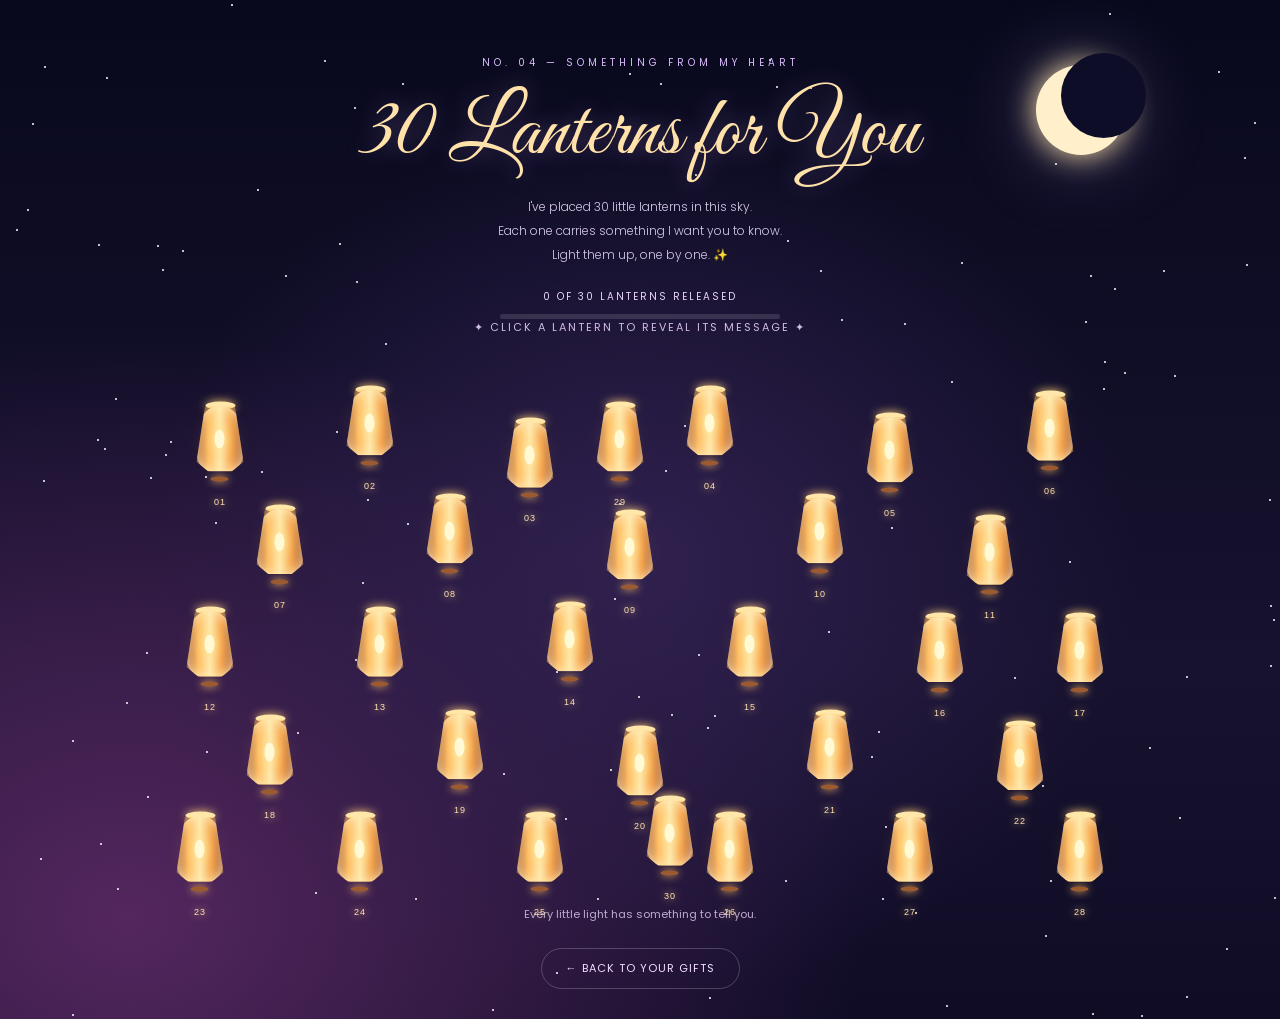
<file: laterns.html>
<!DOCTYPE html>
<html lang="en">
    <head>
        <meta charset="UTF-8">
        <meta name="viewport" content="width=device-width, initial-scale=1.0">
        <title>30 Lanterns for You 🏮</title>

        <link
            href="https://fonts.googleapis.com/css2?family=Great+Vibes&family=Poppins:wght@300;400;500;600&display=swap"
            rel="stylesheet">
        <link rel="stylesheet" href="./css/laterns.css">
    </head>

    <body>

        <div class="sky">

            <div id="backgroundStars"></div>

            <div class="moon"></div>
            <div class="cloud one">☁</div>
            <div class="cloud two">☁</div>

            <header>

                <div class="eyebrow">NO. 04 — SOMETHING FROM MY HEART</div>

                <h1>30 Lanterns for You</h1>

                <p class="subtitle">
                    I've placed 30 little lanterns in this sky.<br>
                    Each one carries something I want you to know.<br>
                    Light them up, one by one. ✨
                </p>

                <div class="progress">

                    <div class="progress-text" id="progressText">
                        0 OF 30 LANTERNS RELEASED
                    </div>

                    <div class="progress-bar">
                        <div class="progress-fill" id="progressFill"></div>
                    </div>

                </div>

            </header>

            <div class="instruction">
                ✦ CLICK A LANTERN TO REVEAL ITS MESSAGE ✦
            </div>

            <div class="lantern-area" id="lanternArea"></div>

            <div class="bottom-note" id="bottomNote">
                Every little light has something to tell you.
            </div>

            <a href="gifts.html" class="back-button">
                ← BACK TO YOUR GIFTS
            </a>

        </div>

        <!-- MESSAGE POPUP -->

        <div class="modal" id="messageModal" onclick="closeOutside(event)">

            <div class="message-card">

                <button class="close" onclick="closeMessage()">×</button>

                <div class="message-icon">🏮</div>

                <div class="message-number" id="messageNumber">
                    LANTERN NO. 01
                </div>

                <h2 id="messageTitle">A Little Wish</h2>

                <p id="messageText"></p>

                <button class="close-message" onclick="closeMessage()">
                    RELEASE MY LANTERN ✨
                </button>

            </div>

        </div>

        <!-- FINAL REVEAL -->

        <div class="final-screen" id="finalScreen">

            <div class="final-lanterns">
                <div class="final-lantern"></div>
                <div class="final-lantern"></div>
                <div class="final-lantern"></div>
                <div class="final-lantern"></div>
                <div class="final-lantern"></div>
            </div>

            <h2>May Your Light Never Fade</h2>

            <p>
                Thirty little lanterns, each carrying a wish for you.

                <br><br>

                I hope your life is always as bright as this sky.
                May you find happiness in unexpected places,
                courage in difficult moments, and love in every chapter.

                <br><br>

                And whenever you look up at the night sky,
                remember that somewhere, someone is wishing
                the most beautiful things for you.

                <br><br>

                Happy Birthday. ❤️
            </p>

            <button onclick="closeFinal()">
                RETURN TO THE LANTERNS
            </button>

        </div>

        <script src="./script/laterns.js"></script>
    </body>
</html>
</file>
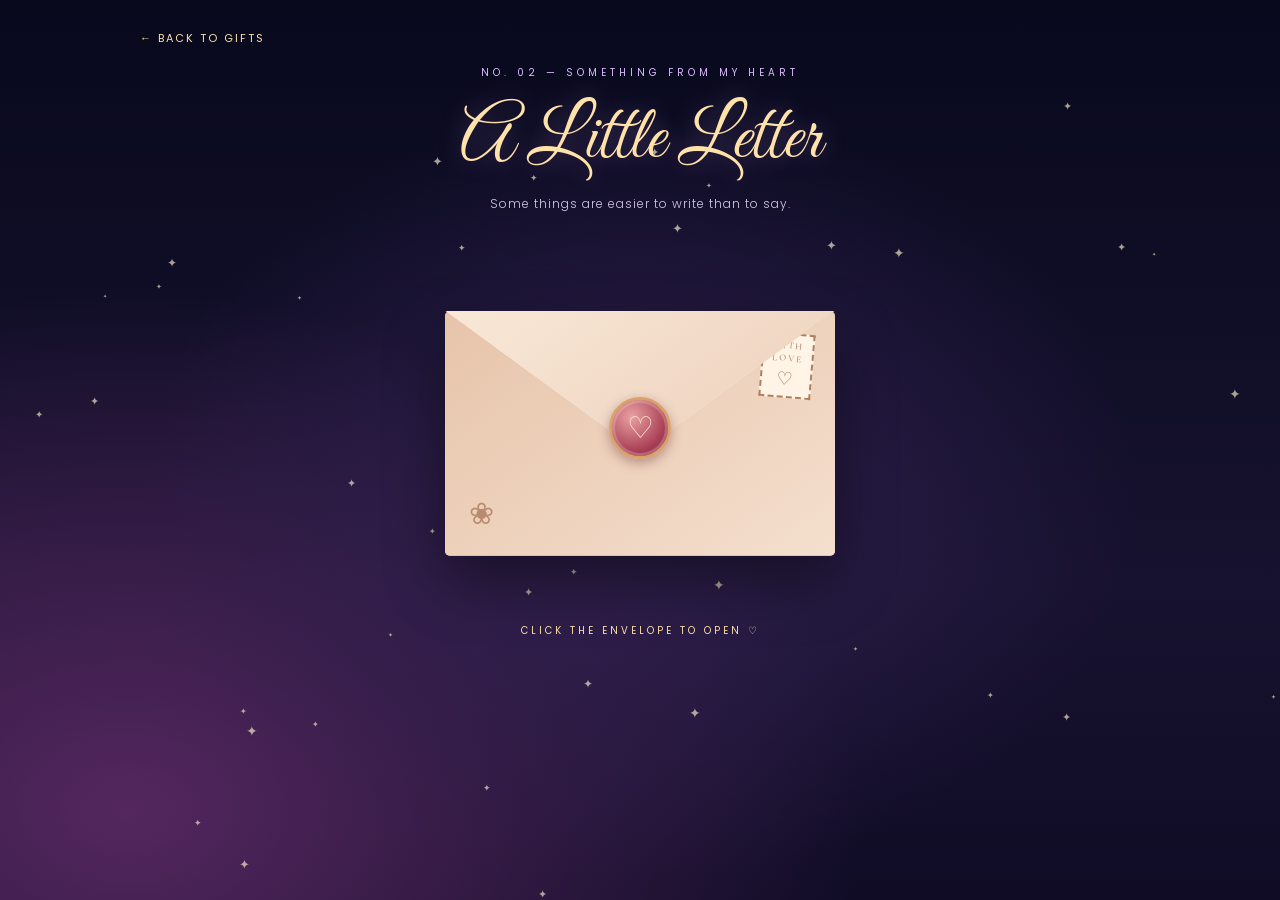
<file: letters.html>
<!DOCTYPE html>
<html lang="en">
    <head>
        <meta charset="UTF-8">
        <meta name="viewport" content="width=device-width, initial-scale=1.0">
        <title>A Little Letter ♡</title>

        <link
            href="https://fonts.googleapis.com/css2?family=Great+Vibes&family=Poppins:wght@300;400;500;600&family=Cormorant+Garamond:ital,wght@0,400;0,500;1,400&display=swap"
            rel="stylesheet">
        <link rel="stylesheet" href="./css/letter.css">
    </head>

    <body>

        <div class="stars" id="stars"></div>

        <main class="page">

            <a href="gifts.html" class="back-link">
                ← BACK TO GIFTS
            </a>

            <div class="eyebrow">
                NO. 02 — SOMETHING FROM MY HEART
            </div>

            <h1>A Little Letter</h1>

            <p class="subtitle">
                Some things are easier to write than to say.
            </p>

            <!-- =========================
             ENVELOPE
        ========================== -->

            <div class="envelope-area" id="envelopeArea">

                <div class="envelope" id="envelope" onclick="openLetter()">

                    <!-- Paper tucked inside envelope -->

                    <div class="letter-inside">

                        <div class="inside-paper-label">
                            A LITTLE NOTE
                        </div>

                        <span class="inside-heart">♡</span>

                        <div class="inside-paper-line"></div>

                    </div>

                    <!-- Back of envelope -->

                    <div class="envelope-base">

                        <div class="envelope-border"></div>

                    </div>

                    <!-- Front pocket -->

                    <div class="envelope-pocket"></div>

                    <!-- Stamp -->

                    <div class="envelope-stamp">
                        <span>WITH</span>
                        <span>LOVE</span>
                        <span>♡</span>
                    </div>

                    <!-- Flower decoration -->

                    <div class="envelope-flower">
                        ❀
                    </div>

                    <!-- Opening flap -->

                    <div class="envelope-flap"></div>

                    <!-- Wax seal -->

                    <div class="seal">
                        <span>♡</span>
                    </div>

                </div>

            </div>

            <p class="click-hint" id="clickHint">
                CLICK THE ENVELOPE TO OPEN ♡
            </p>

            <!-- =========================
             FULL LETTER CONTENT
        ========================== -->

            <div class="letter-container" id="letterContainer">

                <div class="paper">

                    <div class="letter-label">
                        A LETTER WRITTEN JUST FOR YOU
                    </div>

                    <h2 class="letter-heading">
                        To My Favorite Person,
                    </h2>

                    <div class="letter-message">

                        I honestly don't even know where to begin. There are so
                        many things I want to say, so many thoughts I want to
                        put into words, and somehow I still feel like no letter
                        could ever be enough to express everything.

                        But since it's your birthday, I wanted to do something a
                        little different. Something you could come back to
                        whenever you want. Something that isn't just another
                        birthday wish that gets read once and forgotten. I
                        wanted to write something that you could keep.

                        First of all, happy birthday. ❤️

                        I hope today reminds you of just how special you are. I
                        hope you smile a little more, laugh a little louder, and
                        feel surrounded by all the happiness you deserve. You
                        deserve beautiful things, not just today but every
                        single day.

                        You know, sometimes it's funny how certain people become
                        such an important part of our lives. It isn't always one
                        huge moment or some extraordinary event. Sometimes it's
                        the little conversations, random laughs, silly jokes,
                        unexpected moments, and even the simplest things that
                        slowly become memories we never want to lose.

                        And I think that's what makes everything so special.

                        I appreciate you more than I probably manage to express.
                        I appreciate the little things about you, the way you
                        make ordinary moments feel different, and the happiness
                        that comes from simply having you around.

                        I hope you never feel like you have to be perfect. You
                        don't have to have everything figured out. You don't
                        have to be happy every second. You can have bad days,
                        make mistakes, feel confused, or simply need some time
                        for yourself. I hope you always remember that you are
                        enough exactly as you are.

                        I wish I could somehow show you how I see you, because
                        maybe then you'd understand just how wonderful you are.
                        I wish you could see all the little things that make you
                        special, even the things you might not notice about
                        yourself.

                        And I hope life is gentle with you.

                        I hope you get the opportunities you've been waiting
                        for. I hope your dreams slowly turn into reality. I hope
                        you meet people who genuinely appreciate you, experience
                        places that take your breath away, and collect moments
                        that make you grateful to be alive.

                        Whenever life gets difficult, I hope you remember how
                        far you've already come. Don't ever underestimate
                        yourself. You have so much ahead of you, and I genuinely
                        hope this next chapter brings you everything your heart
                        has been wishing for.

                        I also hope we get to make many more memories together.
                        More random pictures, more conversations that go on
                        longer than expected, more laughter over things nobody
                        else would understand, more little adventures, and more
                        moments that we'll look back at someday with the biggest
                        smiles.

                        Maybe years from now, we'll come across these pictures
                        and laugh about how everything used to be. Maybe we'll
                        remember little details that seem unimportant today but
                        somehow stayed with us. And I hope we'll be happy that
                        we got to experience all of it.

                        If there's one thing I want you to take away from this
                        letter, it's that you matter. Your happiness matters.
                        Your dreams matter. Your feelings matter. And you
                        deserve to be celebrated, appreciated, and loved in all
                        the ways that make you feel special.

                        So here's to another year of you. Another year of
                        growing, learning, laughing, discovering new things, and
                        becoming an even more amazing version of yourself.

                        I hope this birthday is only the beginning of a year
                        filled with beautiful surprises. I hope you have
                        countless reasons to smile, and I hope that whenever you
                        look back at this particular birthday, you remember how
                        special it was.

                        Thank you for being you.

                        And thank you for being a part of my story.

                        Happy birthday once again. I hope you never forget how
                        special you are to me.

                    </div>

                    <div class="letter-signature">
                        With all my love ♡
                    </div>

                </div>

                <div class="letter-footer">
                    WRITTEN WITH LOVE · MADE JUST FOR YOU
                </div>

                <a href="gifts.html" class="return-button">
                    BACK TO THE GIFTS ↗
                </a>

            </div>

        </main>

        <script src="./script/letter.js"></script>
    </body>
</html>
</file>
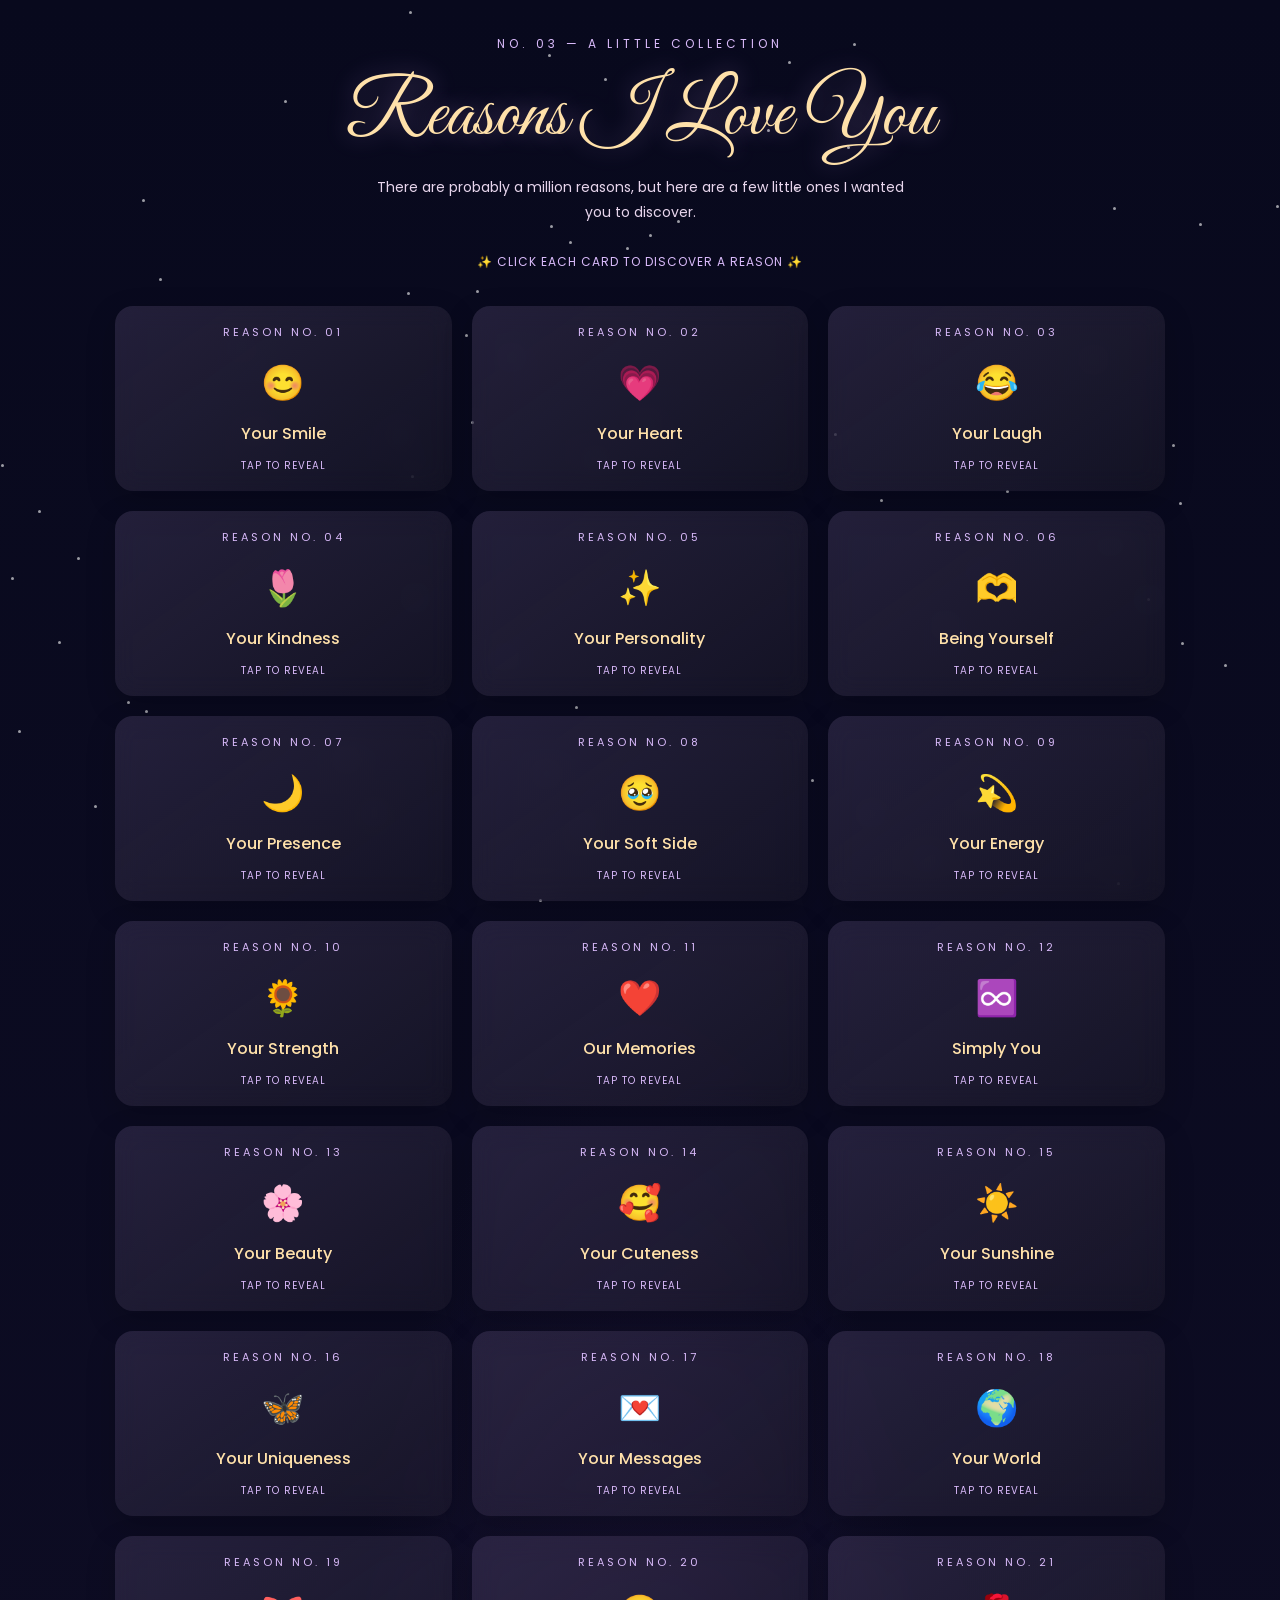
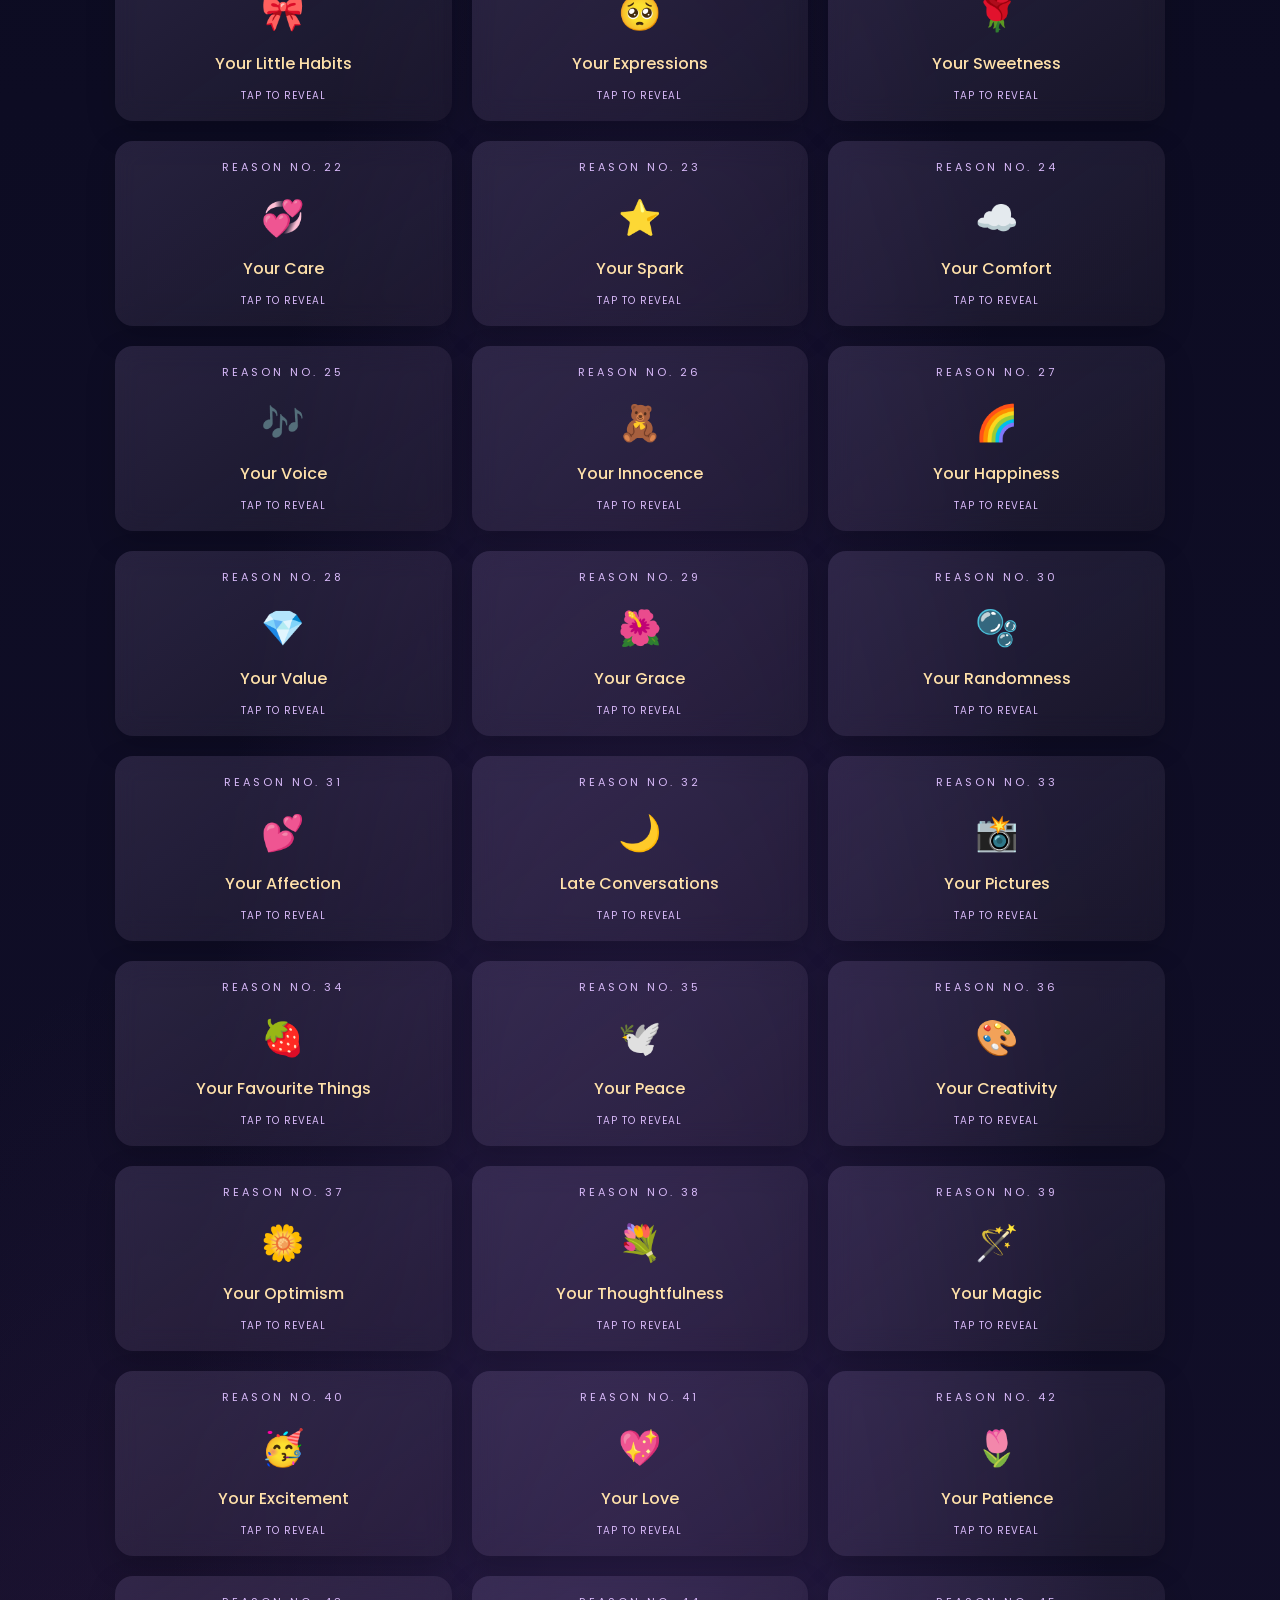
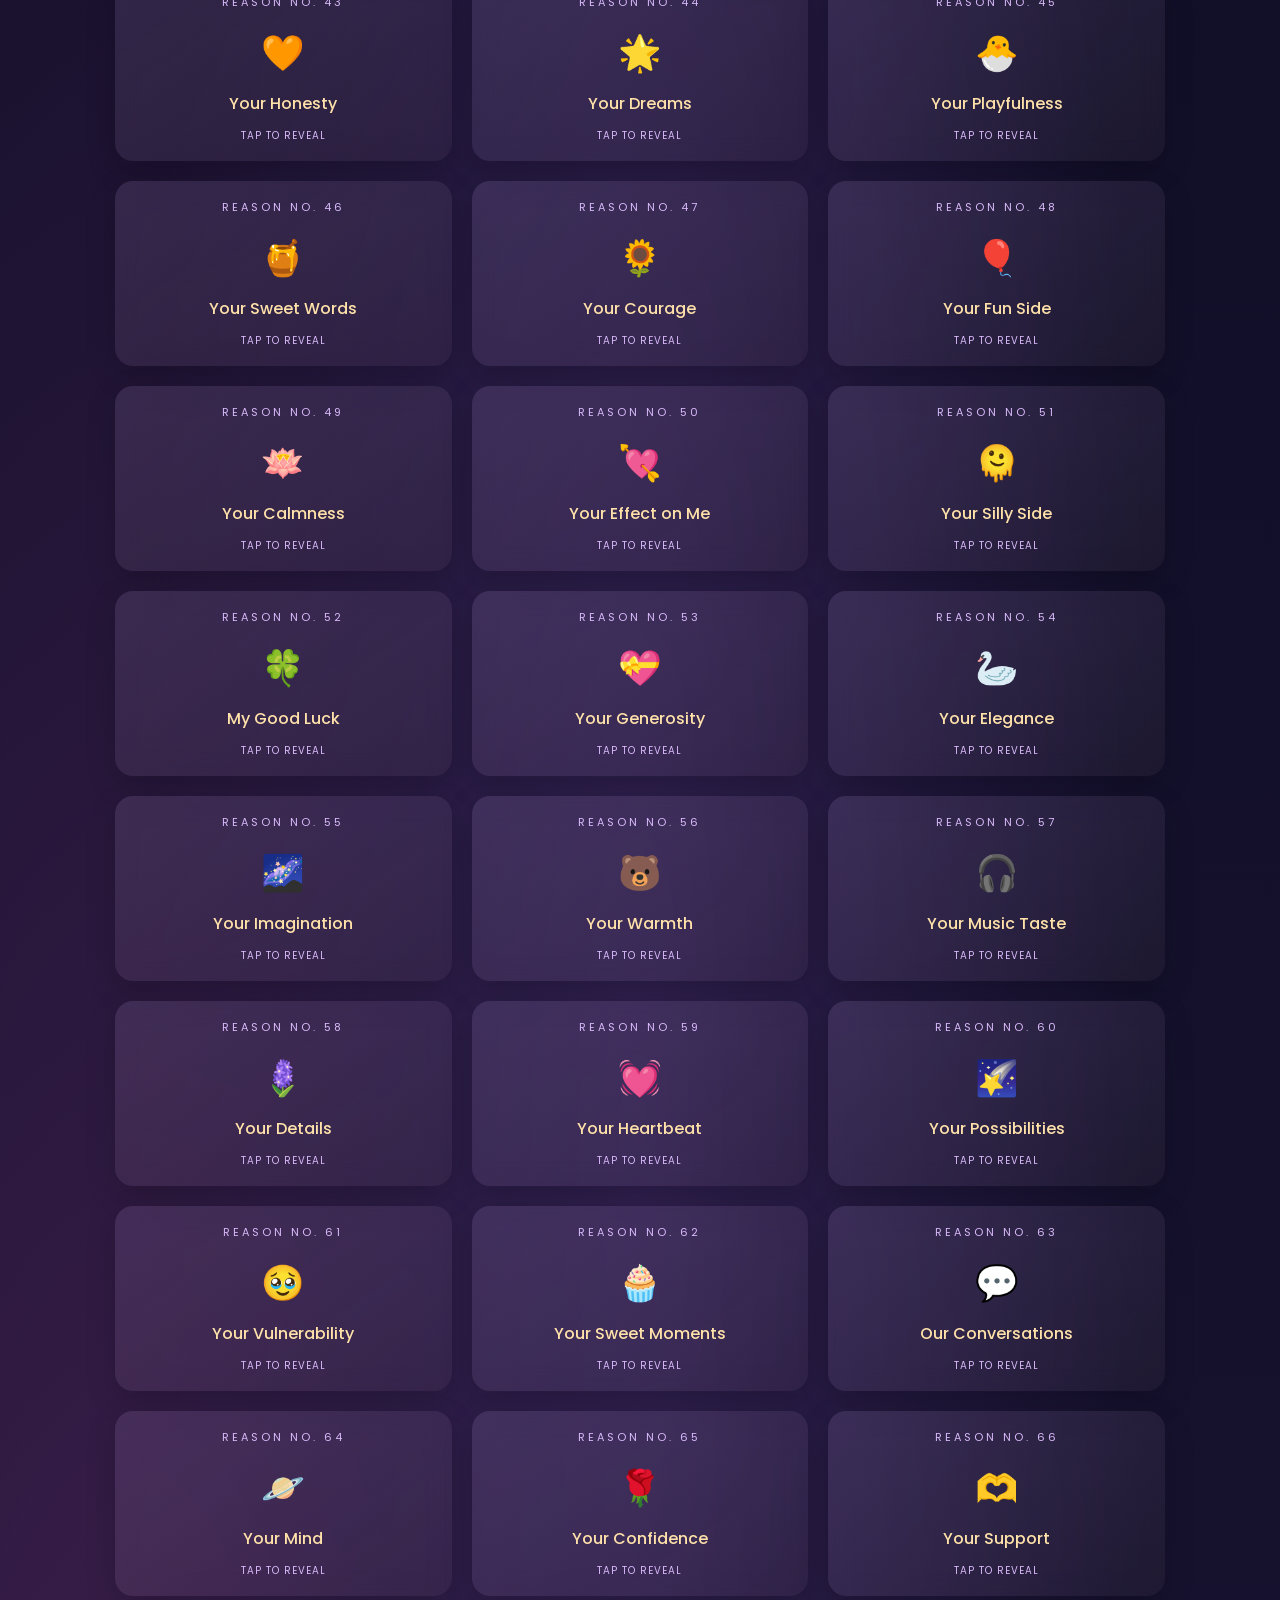
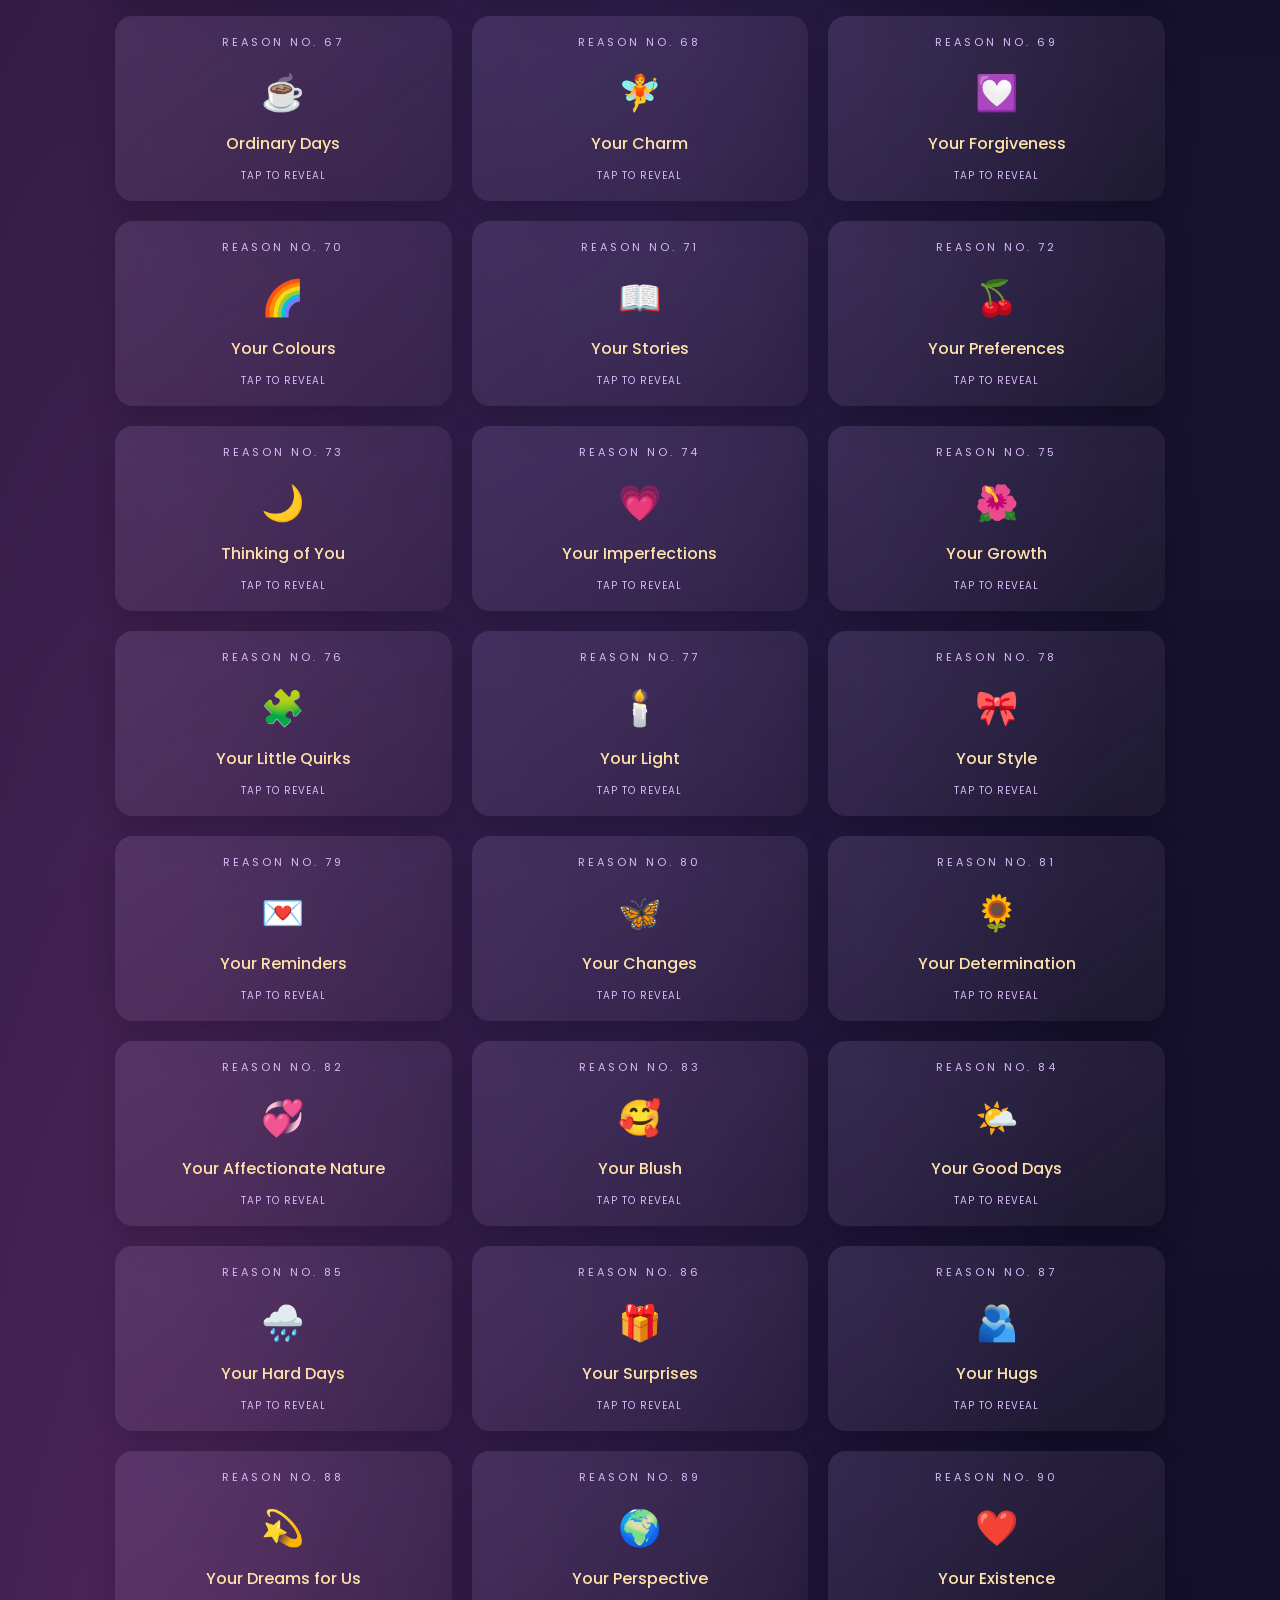
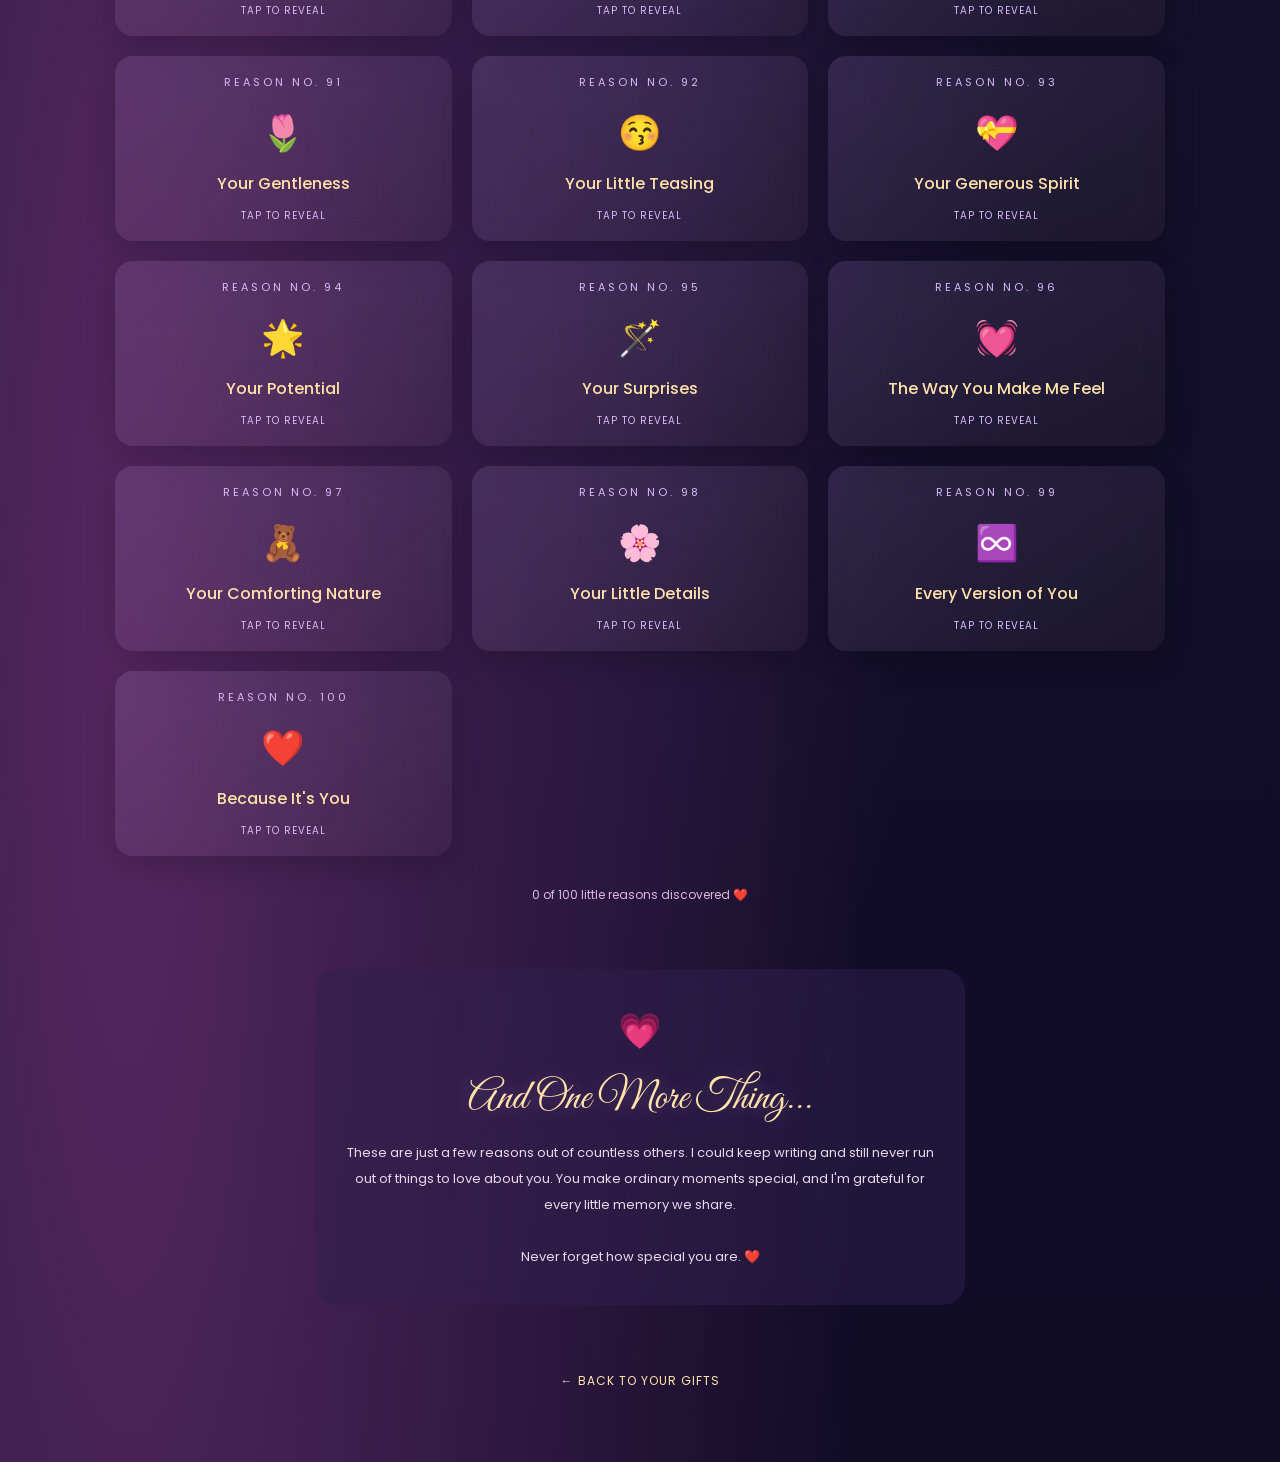
<file: reasons.html>
<!DOCTYPE html>
<html lang="en">
    <head>
        <meta charset="UTF-8">
        <meta name="viewport" content="width=device-width, initial-scale=1.0">
        <title>Reasons I Love You ❤️</title>

        <link
            href="https://fonts.googleapis.com/css2?family=Great+Vibes&family=Poppins:wght@300;400;500;600&display=swap"
            rel="stylesheet">
        <link rel="stylesheet" href="./css/reasons.css">
    </head>

    <body>

        <div class="stars" id="stars"></div>

        <main class="page">

            <div class="eyebrow">NO. 03 — A LITTLE COLLECTION</div>

            <h1>Reasons I Love You</h1>

            <p class="subtitle">
                There are probably a million reasons, but here are a few
                little ones I wanted you to discover.
            </p>

            <p class="instruction">
                ✨ CLICK EACH CARD TO DISCOVER A REASON ✨
            </p>

            <div class="reason-grid" id="reasonGrid"></div>

            <div class="progress" id="progress">
                0 of 100 little reasons discovered ❤️
            </div>

            <section class="final-message">
                <div class="heart">💗</div>
                <h2>And One More Thing...</h2>
                <p>
                    These are just a few reasons out of countless others.
                    I could keep writing and still never run out of things
                    to love about you. You make ordinary moments special,
                    and I'm grateful for every little memory we share.
                    <br><br>
                    Never forget how special you are. ❤️
                </p>
            </section>

            <a href="gifts.html" class="back-button">
                ← BACK TO YOUR GIFTS
            </a>

        </main>

        <script src="./script/reasons.js"></script>
    </body>
</html>
</file>
<file: css/laterns.css>
* {
    margin: 0;
    padding: 0;
    box-sizing: border-box;
}

body {
    min-height: 100vh;
    background: #09091e;
    color: white;
    font-family: 'Poppins', sans-serif;
    overflow-x: hidden;
}

.sky {
    position: relative;
    min-height: 100vh;
    overflow: hidden;
    background:
        radial-gradient(ellipse at 50% 55%, #30204f 0%, transparent 55%),
        radial-gradient(ellipse at 10% 90%, #54275f 0%, transparent 45%),
        linear-gradient(180deg, #08091d, #17122f 65%, #100c26);
    isolation: isolate;
}

#backgroundStars {
    position: absolute;
    inset: 0;
    z-index: -1;
    pointer-events: none;
}

.bg-star {
    position: absolute;
    width: 2px;
    height: 2px;
    border-radius: 50%;
    background: white;
    animation: twinkle 3s ease-in-out infinite;
}

@keyframes twinkle {

    0%,
    100% {
        opacity: .2;
        transform: scale(.7);
    }

    50% {
        opacity: 1;
        transform: scale(1.5);
    }
}

.moon {
    position: absolute;
    width: 90px;
    height: 90px;
    top: 65px;
    right: 12%;
    border-radius: 50%;
    background: #fff0cb;
    box-shadow: 0 0 30px #ffe6ad, 0 0 85px #dcb9ff55;
    z-index: -1;
}

.moon::after {
    content: "";
    position: absolute;
    width: 85px;
    height: 85px;
    top: -12px;
    left: 25px;
    border-radius: 50%;
    background: #0d0d28;
}

.cloud {
    position: absolute;
    color: #bca1e5;
    opacity: .07;
    font-size: 110px;
    pointer-events: none;
    animation: cloudDrift 40s linear infinite;
    z-index: -1;
}

.cloud.one {
    top: 35%;
    left: -160px;
}

.cloud.two {
    top: 75%;
    left: -200px;
    animation-delay: -18s;
}

@keyframes cloudDrift {
    from {
        transform: translateX(0);
    }

    to {
        transform: translateX(calc(100vw + 400px));
    }
}

header {
    position: relative;
    z-index: 2;
    text-align: center;
    padding: 55px 15px 0;
}

.eyebrow {
    color: #d9bafa;
    font-size: 10px;
    letter-spacing: 4px;
    margin-bottom: 12px;
}

h1 {
    font-family: 'Great Vibes', cursive;
    color: #ffe1aa;
    font-size: clamp(55px, 8vw, 85px);
    font-weight: 400;
    line-height: 1.2;
    text-shadow: 0 0 25px #d8a7ff55;
}

.subtitle {
    color: #d7cce9;
    font-size: 12px;
    line-height: 2;
    margin-top: 10px;
    font-weight: 300;
}

.progress {
    width: min(280px, 80%);
    margin: 22px auto 0;
}

.progress-text {
    color: #e8d6fa;
    font-size: 10px;
    letter-spacing: 2px;
    margin-bottom: 9px;
}

.progress-bar {
    height: 5px;
    border-radius: 20px;
    background: #ffffff20;
    overflow: hidden;
}

.progress-fill {
    width: 0%;
    height: 100%;
    border-radius: 20px;
    background: linear-gradient(90deg, #d18cff, #ffe4a4);
    transition: width .5s ease;
}

/* LANTERN SKY */

.lantern-area {
    position: relative;
    width: min(1000px, 96vw);
    height: 540px;
    margin: 20px auto 0;
}

.lantern {
    position: absolute;
    width: 65px;
    height: 105px;
    border: none;
    background: transparent;
    cursor: pointer;
    transform: translate(-50%, -50%);
    z-index: 3;
    animation: floatLantern 4s ease-in-out infinite;
    animation-delay: var(--delay);
    transition: opacity 1.2s, filter .4s;
    -webkit-tap-highlight-color: transparent;
}

@keyframes floatLantern {

    0%,
    100% {
        margin-top: 0;
    }

    50% {
        margin-top: -13px;
    }
}

.lantern:hover {
    filter: brightness(1.5);
    z-index: 5;
}

.lantern.discovered {
    animation: releaseLantern 2.5s ease-in forwards;
    pointer-events: none;
    z-index: 6;
}

@keyframes releaseLantern {
    0% {
        transform: translate(-50%, -50%) scale(1);
        opacity: 1;
    }

    20% {
        transform: translate(-50%, -50%) scale(1.2);
        opacity: 1;
    }

    100% {
        transform: translate(-50%, -180vh) scale(.4);
        opacity: 0;
    }
}

/* LANTERN SHAPE */

.lantern-body {
    position: absolute;
    top: 12px;
    left: 9px;
    width: 47px;
    height: 65px;
    border-radius: 45% 45% 30% 30%;
    background: linear-gradient(90deg,
            #a65c32,
            #ffbd65 25%,
            #ffe7a4 50%,
            #f6a34c 75%,
            #9d512e);
    box-shadow:
        0 0 15px #ffbd65,
        0 0 35px #ffae4b88,
        inset 0 0 12px #fff1c5;
    clip-path: polygon(18% 0, 82% 0, 100% 85%, 75% 100%, 25% 100%, 0 85%);
}

.lantern-body::before {
    content: "";
    position: absolute;
    top: 5px;
    left: 21px;
    width: 5px;
    height: 55px;
    background: #fff4ce;
    opacity: .55;
    filter: blur(4px);
}

.lantern-top {
    position: absolute;
    top: 7px;
    left: 18px;
    width: 30px;
    height: 8px;
    border-radius: 50%;
    background: #ffe7aa;
    box-shadow: 0 0 10px #ffcf77;
}

.lantern-bottom {
    position: absolute;
    bottom: 18px;
    left: 23px;
    width: 18px;
    height: 5px;
    border-radius: 50%;
    background: #9c5a30;
    box-shadow: 0 0 8px #ffc56c;
}

.lantern-flame {
    position: absolute;
    top: 35px;
    left: 27px;
    width: 10px;
    height: 19px;
    border-radius: 50% 50% 50% 50%;
    background: #fff9d6;
    box-shadow: 0 0 12px #fff0a0, 0 0 25px #ffb74c;
    animation: flame 1.2s infinite alternate;
}

@keyframes flame {
    from {
        transform: scale(.85) rotate(-5deg);
    }

    to {
        transform: scale(1.1) rotate(5deg);
    }
}

.lantern-number {
    position: absolute;
    bottom: -7px;
    left: 0;
    width: 100%;
    color: #ffe2b0;
    font-size: 9px;
    letter-spacing: 1px;
    text-shadow: 0 0 8px #ffce85;
    text-align: center;
}

.lantern:hover .lantern-body {
    box-shadow: 0 0 25px #ffdb89, 0 0 55px #ffae4b;
}

.instruction {
    position: relative;
    z-index: 2;
    text-align: center;
    font-size: 11px;
    color: #d1bde8;
    letter-spacing: 2px;
    margin: 0 10px 30px;
}

.bottom-note {
    position: relative;
    z-index: 2;
    text-align: center;
    color: #bcaad1;
    font-size: 11px;
    padding: 0 15px 25px;
}

.back-button {
    display: block;
    position: relative;
    z-index: 3;
    width: fit-content;
    margin: 0 auto 30px;
    text-decoration: none;
    color: #f5dfff;
    font-size: 11px;
    letter-spacing: 1px;
    padding: 11px 24px;
    border: 1px solid #ffffff35;
    border-radius: 30px;
    transition: .3s;
}

.back-button:hover {
    border-color: #ffe0a7;
    background: #ffffff10;
}

/* MESSAGE POPUP */

.modal {
    position: fixed;
    inset: 0;
    z-index: 20;
    display: none;
    align-items: center;
    justify-content: center;
    padding: 20px;
    background: #070719d9;
    backdrop-filter: blur(10px);
}

.modal.show {
    display: flex;
    animation: fadeIn .35s ease;
}

@keyframes fadeIn {
    from {
        opacity: 0;
    }

    to {
        opacity: 1;
    }
}

.message-card {
    position: relative;
    width: min(430px, 100%);
    padding: 42px 30px;
    border: 1px solid #ffe1a555;
    border-radius: 22px;
    background: linear-gradient(145deg, #30204e, #17132f);
    box-shadow: 0 0 60px #ffb85a30;
    text-align: center;
    animation: cardIn .45s ease;
}

@keyframes cardIn {
    from {
        opacity: 0;
        transform: translateY(20px) scale(.92);
    }

    to {
        opacity: 1;
        transform: translateY(0) scale(1);
    }
}

.close {
    position: absolute;
    right: 16px;
    top: 12px;
    background: transparent;
    border: none;
    color: white;
    font-size: 26px;
    cursor: pointer;
}

.message-icon {
    color: #ffe2a5;
    font-size: 43px;
    margin-bottom: 12px;
    text-shadow: 0 0 18px #ffe2a5;
}

.message-number {
    font-size: 10px;
    letter-spacing: 3px;
    color: #d9b7ff;
    margin-bottom: 10px;
}

.message-card h2 {
    font-family: 'Great Vibes', cursive;
    font-weight: 400;
    font-size: 43px;
    color: #ffe2aa;
    margin-bottom: 15px;
}

.message-card p {
    color: #f0e7f8;
    font-size: 13px;
    line-height: 2;
    font-weight: 300;
}

.close-message {
    margin-top: 25px;
    padding: 10px 24px;
    border-radius: 30px;
    border: 1px solid #ffe0a866;
    color: #ffe1aa;
    background: transparent;
    cursor: pointer;
    font-family: 'Poppins', sans-serif;
    font-size: 11px;
}

/* FINAL REVEAL */

.final-screen {
    position: fixed;
    inset: 0;
    z-index: 30;
    display: none;
    flex-direction: column;
    align-items: center;
    justify-content: center;
    padding: 25px;
    text-align: center;
    background:
        radial-gradient(ellipse at center, #59345c 0%, #211533 50%, #08091e 100%);
    overflow: hidden;
}

.final-screen.show {
    display: flex;
    animation: fadeIn 1.2s ease;
}

.final-lanterns {
    display: flex;
    justify-content: center;
    align-items: center;
    gap: 18px;
    margin-bottom: 30px;
}

.final-lantern {
    width: 36px;
    height: 55px;
    border-radius: 40% 40% 25% 25%;
    background: linear-gradient(90deg, #b66b36, #ffe4a3, #f3a04d);
    box-shadow: 0 0 20px #ffcf7a, 0 0 50px #ffae4b88;
    animation: finalFloat 3s ease-in-out infinite;
}

.final-lantern:nth-child(2) {
    animation-delay: .4s;
}

.final-lantern:nth-child(3) {
    animation-delay: .8s;
}

.final-lantern:nth-child(4) {
    animation-delay: 1.2s;
}

.final-lantern:nth-child(5) {
    animation-delay: 1.6s;
}

@keyframes finalFloat {

    0%,
    100% {
        transform: translateY(0);
    }

    50% {
        transform: translateY(-15px);
    }
}

.final-screen h2 {
    font-family: 'Great Vibes', cursive;
    font-size: clamp(48px, 8vw, 75px);
    color: #ffe1a8;
    font-weight: 400;
    text-shadow: 0 0 25px #ffc36c;
}

.final-screen p {
    max-width: 480px;
    color: #f1e1ed;
    font-size: 13px;
    line-height: 2;
    margin-top: 15px;
    font-weight: 300;
}

.final-screen button {
    margin-top: 28px;
    padding: 12px 25px;
    border-radius: 30px;
    border: 1px solid #ffe1a8;
    color: #ffe1a8;
    background: transparent;
    cursor: pointer;
    font-family: 'Poppins', sans-serif;
    font-size: 11px;
}

.meteor {
    position: fixed;
    z-index: 10;
    width: 120px;
    height: 2px;
    background: linear-gradient(90deg, white, transparent);
    box-shadow: 0 0 12px #ffe1a8;
    transform: rotate(-35deg);
    pointer-events: none;
    animation: shoot 1.3s linear forwards;
}

@keyframes shoot {
    from {
        opacity: 1;
        transform: translate(0, 0) rotate(-35deg);
    }

    to {
        opacity: 0;
        transform: translate(400px, 250px) rotate(-35deg);
    }
}

/* MOBILE */

@media(max-width: 600px) {
    header {
        padding-top: 50px;
    }

    .moon {
        width: 55px;
        height: 55px;
        top: 25px;
        right: 8%;
    }

    .moon::after {
        width: 55px;
        height: 55px;
        top: -7px;
        left: 16px;
    }

    .lantern-area {
        width: 100%;
        height: 510px;
        margin-top: 10px;
    }

    .lantern {
        transform: translate(-50%, -50%) scale(.78);
    }

    .lantern:hover {
        transform: translate(-50%, -50%) scale(.9);
    }

    .lantern.discovered {
        animation: releaseLantern 2.5s ease-in forwards;
    }

    .instruction {
        font-size: 9px;
        letter-spacing: 1px;
    }

    .final-lanterns {
        gap: 10px;
    }

    .final-lantern {
        width: 27px;
        height: 43px;
    }
}
</file>
<file: css/letter.css>
* {
    margin: 0;
    padding: 0;
    box-sizing: border-box;
}

body {
    min-height: 100vh;
    overflow-x: hidden;
     background:
        radial-gradient(ellipse at 50% 55%, #30204f 0%, transparent 55%),
        radial-gradient(ellipse at 10% 90%, #54275f 0%, transparent 45%),
        linear-gradient(180deg, #08091d, #17122f 65%, #100c26);
    color: white;
    font-family: 'Poppins', sans-serif;
    display: flex;
    justify-content: center;
    align-items: flex-start;
    padding: 65px 20px;
}

.stars {
    position: fixed;
    inset: 0;
    pointer-events: none;
    overflow: hidden;
    z-index: 0;
}

.star {
    position: absolute;
    color: #fff2ce;
    opacity: 0.65;
    animation: twinkle 3s infinite alternate;
}

@keyframes twinkle {
    from {
        opacity: 0.2;
        transform: scale(0.8);
    }

    to {
        opacity: 0.9;
        transform: scale(1.2);
    }
}

.page {
    width: 100%;
    max-width: 1000px;
    text-align: center;
    position: relative;
    z-index: 2;
}

.back-link {
    position: absolute;
    top: -35px;
    left: 0;
     color: #ffe1aa;
    text-decoration: none;
    font-size: 11px;
    letter-spacing: 2px;
    transition: 0.3s;
}

.back-link:hover {
    color: #d9bafa;
    transform: translateX(-4px);
}

.eyebrow {
    color: #d9bafa;
    font-size: 10px;
    letter-spacing: 4px;
    margin-bottom: 12px;
}

h1 {
    font-family: 'Great Vibes', cursive;
    font-size: clamp(48px, 8vw, 75px);
    font-weight: 400;
    color: #ffe1aa;
    text-shadow: 0 0 25px #d8a7ff55;
    margin-bottom: 8px;
}

.subtitle {
    color: #d7cce9;
    font-size: 12px;
    letter-spacing: 1px;
    font-weight: 300;
    margin-bottom: 35px;
}


/* =========================
           ENVELOPE AREA
        ========================= */

.envelope-area {
    display: flex;
    justify-content: center;
    align-items: center;
    min-height: 370px;
    perspective: 1200px;
    overflow: visible;
}

.envelope {
    width: 390px;
    height: 245px;
    position: relative;
    cursor: pointer;
    filter: drop-shadow(0 25px 30px rgba(0, 0, 0, 0.45));
    transition: transform 0.4s;
}

.envelope:hover {
    transform: translateY(-8px) rotate(-1deg);
}

/* Back of envelope */

.envelope-base {
    position: absolute;
    inset: 0;
    z-index: 1;
    background: linear-gradient(145deg, #f8e8d8, #e8c7ae);
    border: 1px solid #d5ae83;
    border-radius: 5px;
}

.envelope-border {
    position: absolute;
    inset: 12px;
    border: 1px solid #bd9368;
    outline: 1px solid rgba(189, 147, 104, 0.4);
    outline-offset: 4px;
    z-index: 1;
    pointer-events: none;
}

/* Actual paper tucked inside */

.letter-inside {
    position: absolute;
    left: 12%;
    bottom: 10px;
    width: 76%;
    height: 215px;
    padding: 25px 10px;
    background: linear-gradient(135deg, #fffdf5, #f4e5d7);
    border: 1px solid #d9c3a7;
    box-shadow: 0 3px 12px rgba(70, 40, 30, 0.18);
    z-index: 2;

    display: flex;
    flex-direction: column;
    justify-content: flex-start;
    align-items: center;
    gap: 8px;

    transition: transform 1.2s cubic-bezier(.2, .75, .25, 1);
}

.inside-paper-label {
    color: #a77b61;
    font-family: 'Cormorant Garamond', serif;
    font-size: 10px;
    letter-spacing: 3px;
}

.inside-heart {
    color: #bc7185;
    font-size: 34px;
    line-height: 1;
}

.inside-paper-line {
    width: 55%;
    height: 1px;
    background: #d9bca9;
    margin-top: 3px;
}

/* Front pocket folds */

.envelope-pocket {
    position: absolute;
    inset: 0;
    background: linear-gradient(145deg, #e7c4aa, #f4dfce);
    clip-path: polygon(0 0,
            50% 58%,
            100% 0,
            100% 100%,
            0 100%);
    z-index: 4;
    border-radius: 5px;
}

.envelope-pocket::after {
    content: "";
    position: absolute;
    inset: 0;
    background: linear-gradient(135deg, #f2d9c7, #dcb69e);
    clip-path: polygon(0 0,
            50% 57%,
            100% 0);
}

/* Decorative envelope border */

.envelope-stamp {
    position: absolute;
    top: 22px;
    right: 22px;
    width: 52px;
    height: 65px;
    border: 2px dashed #ad805d;
    background: #fff4e6;
    color: #986d52;
    z-index: 5;

    display: flex;
    flex-direction: column;
    align-items: center;
    justify-content: center;

    font-family: 'Cormorant Garamond', serif;
    font-size: 9px;
    letter-spacing: 2px;
    line-height: 1.5;
    transform: rotate(5deg);
}

.envelope-stamp span:last-child {
    font-size: 18px;
}

.envelope-flower {
    position: absolute;
    bottom: 19px;
    left: 24px;
    z-index: 5;
    color: #ad795e;
    font-size: 30px;
    opacity: 0.8;
}

/* Opening flap */

.envelope-flap {
    position: absolute;
    top: 0;
    left: 0;
    width: 100%;
    height: 100%;

    background: linear-gradient(145deg, #f9e8d7, #e8c9b3);
    clip-path: polygon(0 0,
            50% 58%,
            100% 0);

    transform-origin: top;
    transition: transform 0.9s ease;
    z-index: 7;
}

/* Wax seal */

.seal {
    position: absolute;
    top: 48%;
    left: 50%;
    transform: translate(-50%, -50%);
    width: 62px;
    height: 62px;
    border-radius: 50%;

    background:
        radial-gradient(circle at 35% 30%, #e9a1a2, #a83f55 65%, #74283e);

    color: #ffe6d6;
    display: flex;
    justify-content: center;
    align-items: center;
    font-size: 30px;
    z-index: 8;
    border: 3px solid #d9a16c;

    box-shadow:
        0 4px 12px rgba(76, 20, 35, 0.35),
        inset 0 0 0 3px rgba(255, 230, 214, 0.25);

    transition: opacity 0.4s;
}

/* Envelope opening animation */

.envelope.open .envelope-flap {
    transform: rotateX(180deg);
}

.envelope.open .letter-inside {
    transform: translateY(-190px);
    transition-delay: 0.35s;
    z-index: 5;
}

.envelope.open .seal {
    opacity: 0;
}

.envelope-area.leaving {
    animation: envelopeDisappear 0.6s ease forwards;
}

@keyframes envelopeDisappear {
    to {
        opacity: 0;
        transform: translateY(-25px);
    }
}

.click-hint {
     color: #ffe1aa;
    font-size: 10px;
    letter-spacing: 3px;
    margin-top: 5px;
    animation: hintPulse 2s infinite;
}

@keyframes hintPulse {
    50% {
        opacity: 0.45;
    }
}


/* =========================
           FULL LETTER PAPER
        ========================= */

.letter-container {
    display: none;
    width: 100%;
    max-width: 900px;
    margin: 30px auto 0;
    opacity: 0;
}

.letter-container.show {
    display: block;
    animation: letterAppear 1s ease forwards;
}

@keyframes letterAppear {
    from {
        opacity: 0;
        transform: translateY(30px);
    }

    to {
        opacity: 1;
        transform: translateY(0);
    }
}

.paper {
    position: relative;
    width: 100%;
    min-height: 900px;
    padding: 75px 85px;

    background:
        radial-gradient(ellipse at top left,
            rgba(214, 177, 139, 0.12),
            transparent 40%),
        linear-gradient(135deg,
            #fffdf5,
            #f8eee2,
            #fffaf2);

    color: #594354;
    text-align: left;
    border: 1px solid #d7b994;
    outline: 1px solid rgba(215, 185, 148, 0.5);
    outline-offset: 7px;
    box-shadow: 0 25px 80px rgba(0, 0, 0, 0.4);
}

.paper::before {
    content: "❀";
    position: absolute;
    top: 20px;
    left: 25px;
    color: #c69b78;
    font-size: 28px;
}

.paper::after {
    content: "❀";
    position: absolute;
    bottom: 20px;
    right: 25px;
    color: #c69b78;
    font-size: 28px;
}

.letter-label {
    text-align: center;
    font-size: 10px;
    letter-spacing: 5px;
    color: #a77b61;
    margin-bottom: 30px;
}

.letter-heading {
    font-family: 'Great Vibes', cursive;
    font-size: 58px;
    text-align: center;
    color: #9c627b;
    font-weight: 400;
    margin-bottom: 30px;
}

.letter-message {
    font-family: 'Cormorant Garamond', serif;
    font-size: 21px;
    line-height: 2;
    color: #65515b;
    white-space: pre-line;
}

.letter-signature {
    font-family: 'Great Vibes', cursive;
    font-size: 43px;
    color: #a76591;
    text-align: right;
    margin-top: 45px;
}

.letter-footer {
    text-align: center;
    color: #d9a9cf;
    font-size: 10px;
    letter-spacing: 2px;
    margin-top: 35px;
}

.return-button {
    display: inline-block;
    margin-top: 30px;
    padding: 13px 28px;
    border-color: #ffe1aa66;
    border-radius: 30px;
    color: #ffe1aa;
    text-decoration: none;
    font-size: 10px;
    letter-spacing: 2px;
    transition: 0.3s;
}

.return-button:hover {
    background: #ffe1aa18;
    border-color: #ffe1aa;
}


/* =========================
           RESPONSIVE DESIGN
        ========================= */

@media(max-width: 600px) {

    body {
        padding: 65px 18px 35px;
    }

    .back-link {
        font-size: 9px;
        top: -35px;
    }

    .envelope {
        width: 290px;
        height: 185px;
    }

    .envelope-area {
        min-height: 290px;
    }

    .envelope.open .letter-inside {
        transform: translateY(-150px);
    }

    .letter-inside {
        height: 165px;
    }

    .envelope-stamp {
        width: 42px;
        height: 52px;
        right: 16px;
        top: 15px;
        font-size: 8px;
    }

    .envelope-flower {
        font-size: 24px;
        bottom: 12px;
        left: 18px;
    }

    .paper {
        padding: 55px 25px;
        min-height: auto;
        outline-offset: 4px;
    }

    .letter-heading {
        font-size: 42px;
    }

    .letter-label {
        font-size: 8px;
        letter-spacing: 3px;
    }

    .letter-message {
        font-size: 18px;
        line-height: 1.85;
    }

    .letter-signature {
        font-size: 35px;
    }

    .return-button {
        margin-bottom: 10px;
    }
}
</file>
<file: css/reasons.css>
* {
    margin: 0;
    padding: 0;
    box-sizing: border-box;
}

body {
    min-height: 100vh;
    font-family: 'Poppins', sans-serif;
    color: white;
    background:
        radial-gradient(ellipse at 50% 55%, #30204f 0%, transparent 55%),
        radial-gradient(ellipse at 10% 90%, #54275f 0%, transparent 45%),
        linear-gradient(180deg, #08091d, #17122f 65%, #100c26);
    overflow-x: hidden;
    padding: 35px 20px 60px;
}

.stars {
    position: fixed;
    inset: 0;
    pointer-events: none;
    z-index: 0;
}

.star {
    position: absolute;
    width: 3px;
    height: 3px;
    border-radius: 50%;
    background: white;
    opacity: 0.6;
    animation: twinkle 3s infinite ease-in-out;
}

@keyframes twinkle {

    0%,
    100% {
        opacity: 0.2;
        transform: scale(0.7);
    }

    50% {
        opacity: 0.9;
        transform: scale(1.4);
    }
}

.page {
    position: relative;
    z-index: 1;
    max-width: 1050px;
    margin: auto;
    text-align: center;
}

.eyebrow {
    color: #d9bafa;
    font-size: 12px;
    letter-spacing: 4px;
    margin-bottom: 15px;
}

h1 {
    font-family: 'Great Vibes', cursive;
    font-size: clamp(48px, 8vw, 78px);
    font-weight: normal;
     color: #ffe1aa;
    text-shadow: 0 0 25px #d8a7ff55;
    margin-bottom: 10px;
}

.subtitle {
    color: #e8d6ed;
    font-size: 14px;
    line-height: 1.8;
    max-width: 550px;
    margin: 0 auto;
}

.instruction {
    margin: 28px 0 35px;
    color: #d9bafa;
    font-size: 12px;
    letter-spacing: 1px;
}

.reason-grid {
    display: grid;
    grid-template-columns: repeat(3, 1fr);
    gap: 20px;
}

.reason-card {
    min-height: 185px;
    perspective: 1000px;
    cursor: pointer;
}

.card-inner {
    position: relative;
    width: 100%;
    height: 185px;
    transition: transform 0.7s;
    transform-style: preserve-3d;
}

.reason-card.open .card-inner {
    transform: rotateY(180deg);
}

.card-front,
.card-back {
    position: absolute;
    inset: 0;
    border-color: rgba(217,186,250,.3);
    border-radius: 18px;
    backface-visibility: hidden;
    -webkit-backface-visibility: hidden;
    display: flex;
    flex-direction: column;
    justify-content: center;
    align-items: center;
    padding: 22px;
    backdrop-filter: blur(12px);
    box-shadow: 0 10px 30px rgba(0, 0, 0, 0.18);
}

.card-front {
    transition: border-color 0.3s, box-shadow 0.3s;
     background: linear-gradient(
        145deg,
        rgba(217,186,250,.13),
        rgba(255,225,170,.04)
    );
}

.reason-card:hover .card-front {
    border-color: rgba(255, 191, 240, 0.7);
    box-shadow: 0 10px 35px rgba(231, 125, 220, 0.2);
}

.card-back {
    transform: rotateY(180deg);
    background: linear-gradient(145deg, #30204f, #17122f);
    border-color: #ffe1aa88;
}

.number {
    color: #d9bafa;
    font-size: 11px;
    letter-spacing: 3px;
    margin-bottom: 15px;
}

.card-icon {
    font-size: 35px;
    margin-bottom: 12px;
}

.card-title {
    font-size: 16px;
    font-weight: 500;
    color: #ffe1aa;
}

.tap {
    font-size: 10px;
    color: #d9bafa;
    margin-top: 12px;
    letter-spacing: 1px;
}

.reason-text {
    font-size: 13px;
    line-height: 1.9;
    color: #f0e7f8;
}

.back-heart {
    font-size: 22px;
    margin-bottom: 12px;
}

.progress {
    margin-top: 30px;
    color: #dcb8e0;
    font-size: 12px;
}

.final-message {
    max-width: 650px;
    margin: 65px auto 35px;
    padding: 35px 25px;
    border-radius: 22px;
    border-color: #ffe1aa55;
    background: rgba(48,32,79,.5);
    backdrop-filter: blur(10px);
}

.final-message .heart {
    font-size: 35px;
    margin-bottom: 15px;
}

.final-message h2 {
    font-family: 'Great Vibes', cursive;
    font-size: 42px;
    font-weight: normal;
     color: #ffe1aa;
    text-shadow: 0 0 25px #d8a7ff55;
    margin-bottom: 15px;
}

.final-message p {
    font-size: 13px;
    color: #ead9ed;
    line-height: 2;
}

.back-button {
    display: inline-block;
    margin-top: 20px;
    padding: 12px 25px;
    color: #ffe1aa;
    border-color: #ffe1aa77;
    text-decoration: none;
    border-radius: 30px;
    font-size: 12px;
    letter-spacing: 1px;
    transition: 0.3s;
}

.back-button:hover {
    background: rgba(255,225,170,.1);
    box-shadow: 0 0 20px rgba(255, 150, 225, 0.2);
}

@media (max-width: 750px) {
    .reason-grid {
        grid-template-columns: repeat(2, 1fr);
        gap: 13px;
    }

    .reason-card,
    .card-inner {
        min-height: 175px;
        height: 175px;
    }

    .card-front,
    .card-back {
        padding: 15px;
    }

    .card-title {
        font-size: 14px;
    }

    .reason-text {
        font-size: 11px;
    }
}

@media (max-width: 420px) {
    body {
        padding: 30px 12px 45px;
    }

    .reason-grid {
        gap: 10px;
    }

    .reason-card,
    .card-inner {
        height: 165px;
        min-height: 165px;
    }

    .card-icon {
        font-size: 28px;
    }

    .card-title {
        font-size: 12px;
    }

    .number {
        font-size: 9px;
    }
}
</file>
